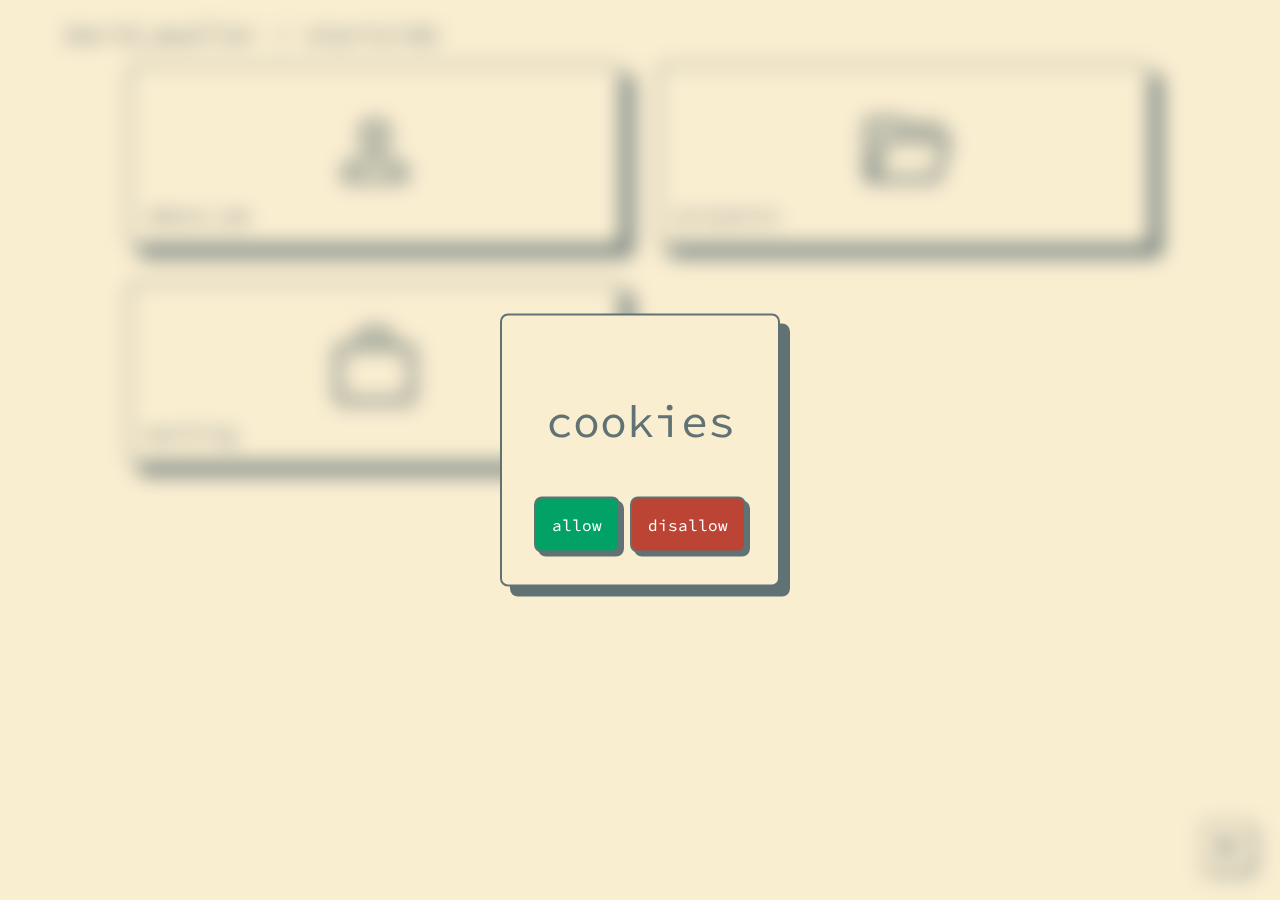
<file: index.html>
<!DOCTYPE html>
<html>

<head>
    <title>david_mueller portfolio - startside</title>
    <meta name="viewport" content="width=device-width, initial-scale=1.0">
    <link rel="stylesheet" href="./assets/styles/style.css">
    <link rel="stylesheet" href="./cursor/cursor.css" type="text/css">
    <link rel="stylesheet" href="https://fonts.googleapis.com/css?family=Source+Code+Pro:monospace">
    <link rel="stylesheet"
        href="https://fonts.googleapis.com/css2?family=Material+Symbols+Outlined:opsz,wght,FILL,GRAD@24,400,0,0" />
</head>

<body class="no-overflow-y">
    <div class="title-bar">
        <p class="title">david_mueller / startside</p>
    </div>
    <div class="main">
        <div class="btn-grid">
            <a class="grid-item btn br-8" href="./pages/aboutme.html">
                <span class="material-symbols-outlined">
                    person
                </span>
                <p>about_me</p>
            </a>
            <a class="grid-item btn br-8" href="./pages/projects/projects.html">
                <span class="material-symbols-outlined">
                    folder_open
                </span>
                <p>projects</p>
            </a>
            <a class="grid-item btn br-8" href="./pages/working.html">
                <span class="material-symbols-outlined">
                    work
                </span>
                <p>working</p>
            </a>
        </div>
    </div>
    <div id="plane"></div>
    <div id="cookiesChoice" class="modal br-8 p-5">
        <p>cookies</p>
        <div class="btn-group">
            <a class="btn-sm br-8 btn-accept" onclick="acceptCookies(true);">allow</a>
            <a class="btn-sm br-8 btn-decline" onclick="acceptCookies(false);">disallow</a>
        </div>
    </div>

    <a id="switch-theme" onclick="switchTheme();">
        <span class="material-symbols-outlined">
            contrast
        </span>
    </a>

    <script src="/assets/js/main.js"></script>
</body>

</html>
</file>
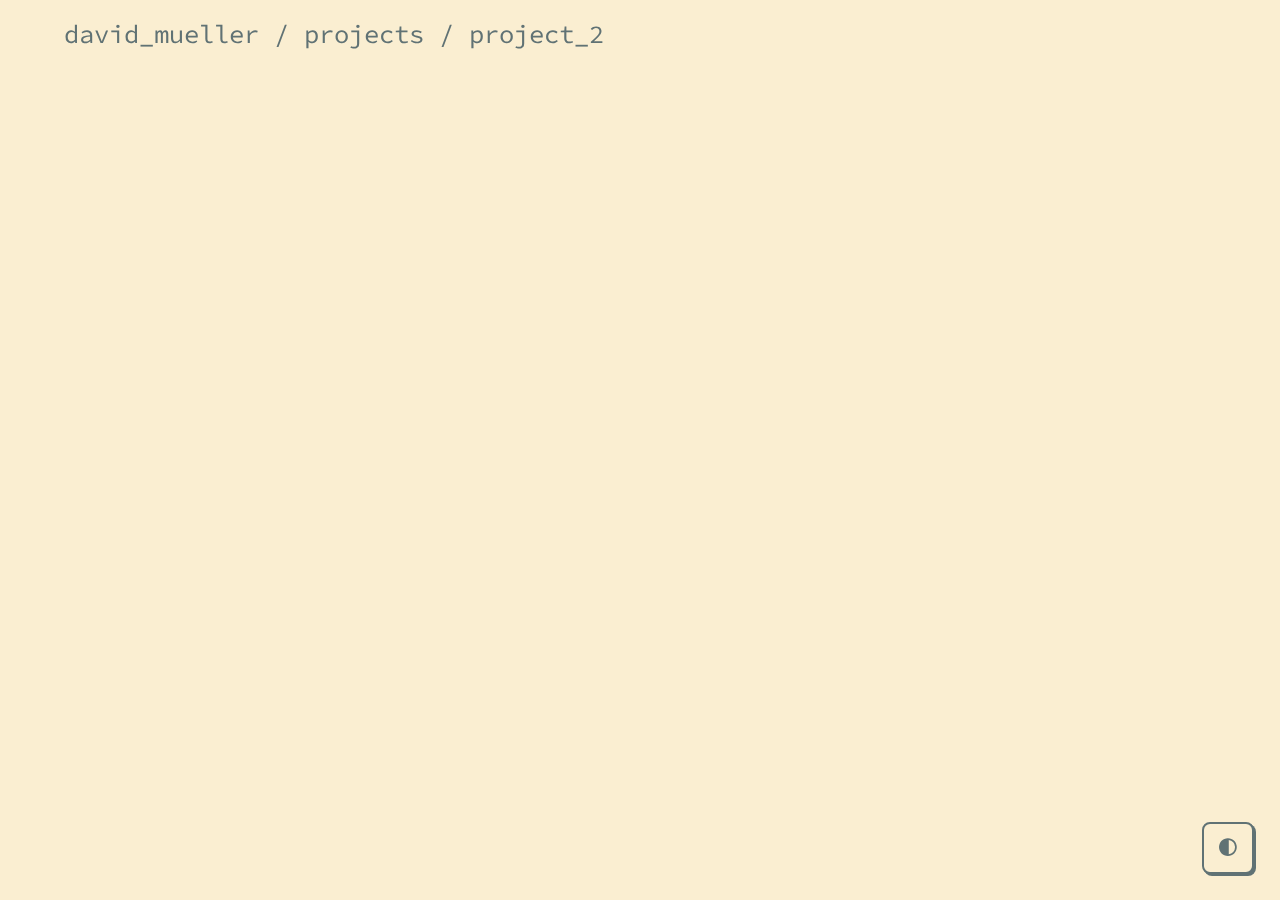
<file: pages/projects/projectdetail/project_2/index.html>
<!DOCTYPE html>
<html>

<head>
    <title>david_mueller portfolio - project_2</title>
    <meta name="viewport" content="width=device-width, initial-scale=1.0">
    <link rel="stylesheet" href="/assets/styles/style.css">
    <link rel="stylesheet" href="https://fonts.googleapis.com/css?family=Source+Code+Pro:monospace">
    <link rel="stylesheet"
        href="https://fonts.googleapis.com/css2?family=Material+Symbols+Outlined:opsz,wght,FILL,GRAD@24,400,0,0" />
</head>

<body>
    <div class="title-bar">
        <p class="title"><a href="/index.html">david_mueller</a> / <a href="/pages/projects/projects.html">projects</a> / project_2</p>
    </div>
    <div class="main">

    </div>

        <a id="switch-theme" onclick="switchTheme();">
        <span class="material-symbols-outlined">
contrast
</span>
    </a>
    <script src="/assets/js/main.js"></script>
</body>

</html>
</file>
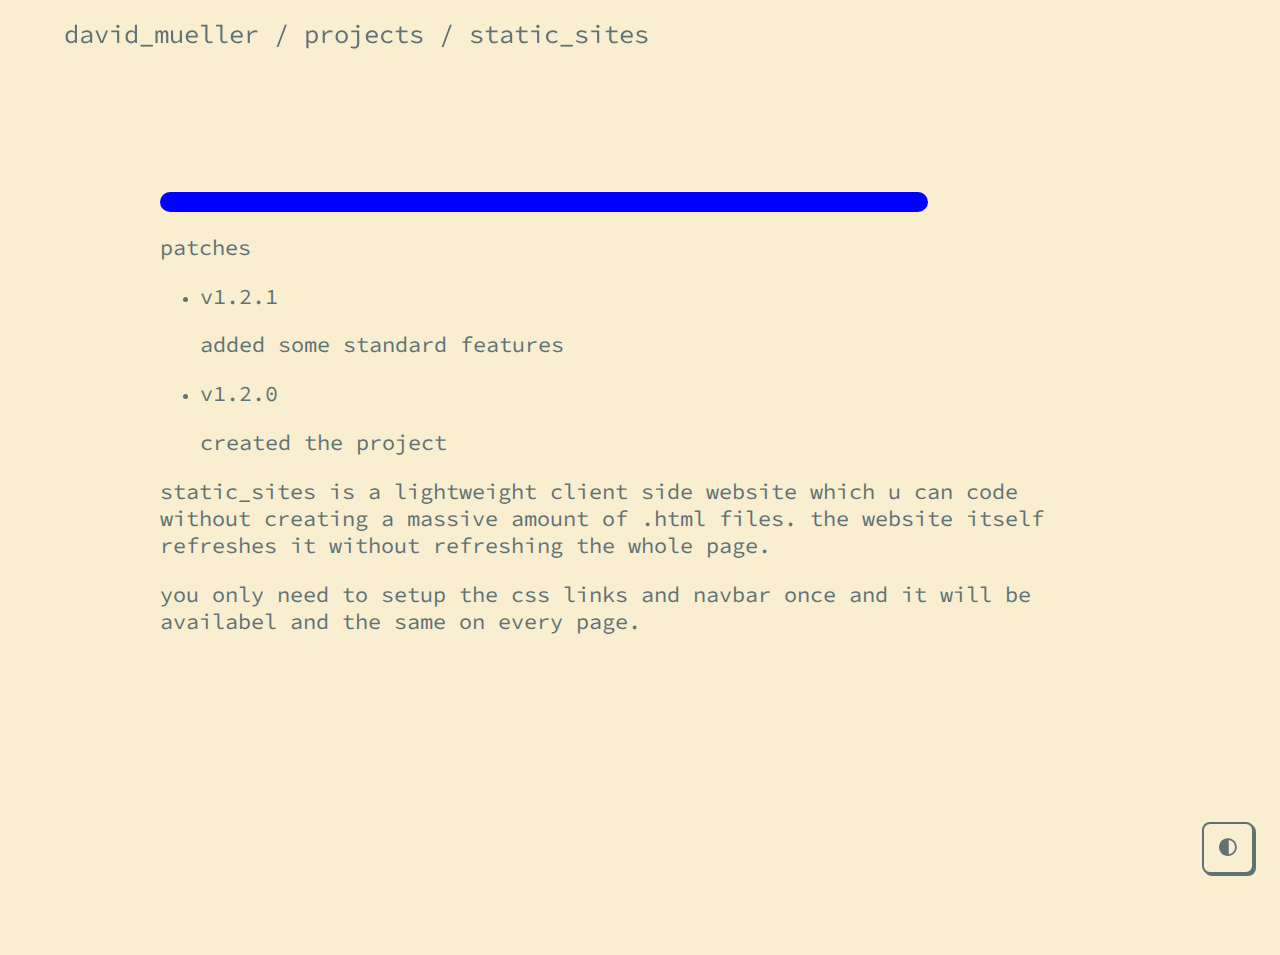
<file: pages/projects/projectdetail/static_sites/index.html>
<!DOCTYPE html>
<html>

<head>
    <title>david_mueller portfolio - static_sites</title>
    <meta name="viewport" content="width=device-width, initial-scale=1.0">
    <link rel="stylesheet" href="/assets/styles/style.css">
    <link rel="stylesheet" href="https://fonts.googleapis.com/css?family=Source+Code+Pro:monospace">
    <link rel="stylesheet"
        href="https://fonts.googleapis.com/css2?family=Material+Symbols+Outlined:opsz,wght,FILL,GRAD@24,400,0,0" />
</head>

<body>
    <div class="title-bar">
        <p class="title"><a href="/index.html">david_mueller</a> / <a href="/pages/projects/projects.html">projects</a> / static_sites</p>
    </div>
    <div class="documentation-content">
        <div class="code-percentage">
            <div> s</div>
            <div></div>
            <div></div>
        </div>
        <div class="documentation-patches">
            <p>patches</p>
            <ul>
                <li class="patch">
                    <p class="patch-title">v1.2.1</p>
                    <p class="patch-desc">
                        added some standard features
                    </p>
                </li>
                <li class="patch">
                    <p class="patch-title">v1.2.0</p>
                    <p class="patch-desc">
                        created the project
                    </p>
                </li>
            </ul>
        </div>
        <p>static_sites is a lightweight client side website which u can code without creating a massive amount of .html files. the website itself refreshes it without refreshing the whole page.</p>
        <p>you only need to setup the css links and navbar once and it will be availabel and the same on every page.</p>
    </div>

        <a id="switch-theme" onclick="switchTheme();">
        <span class="material-symbols-outlined">
contrast
</span>
    </a>
    <script src="/assets/js/main.js"></script>
</body>

</html>
</file>
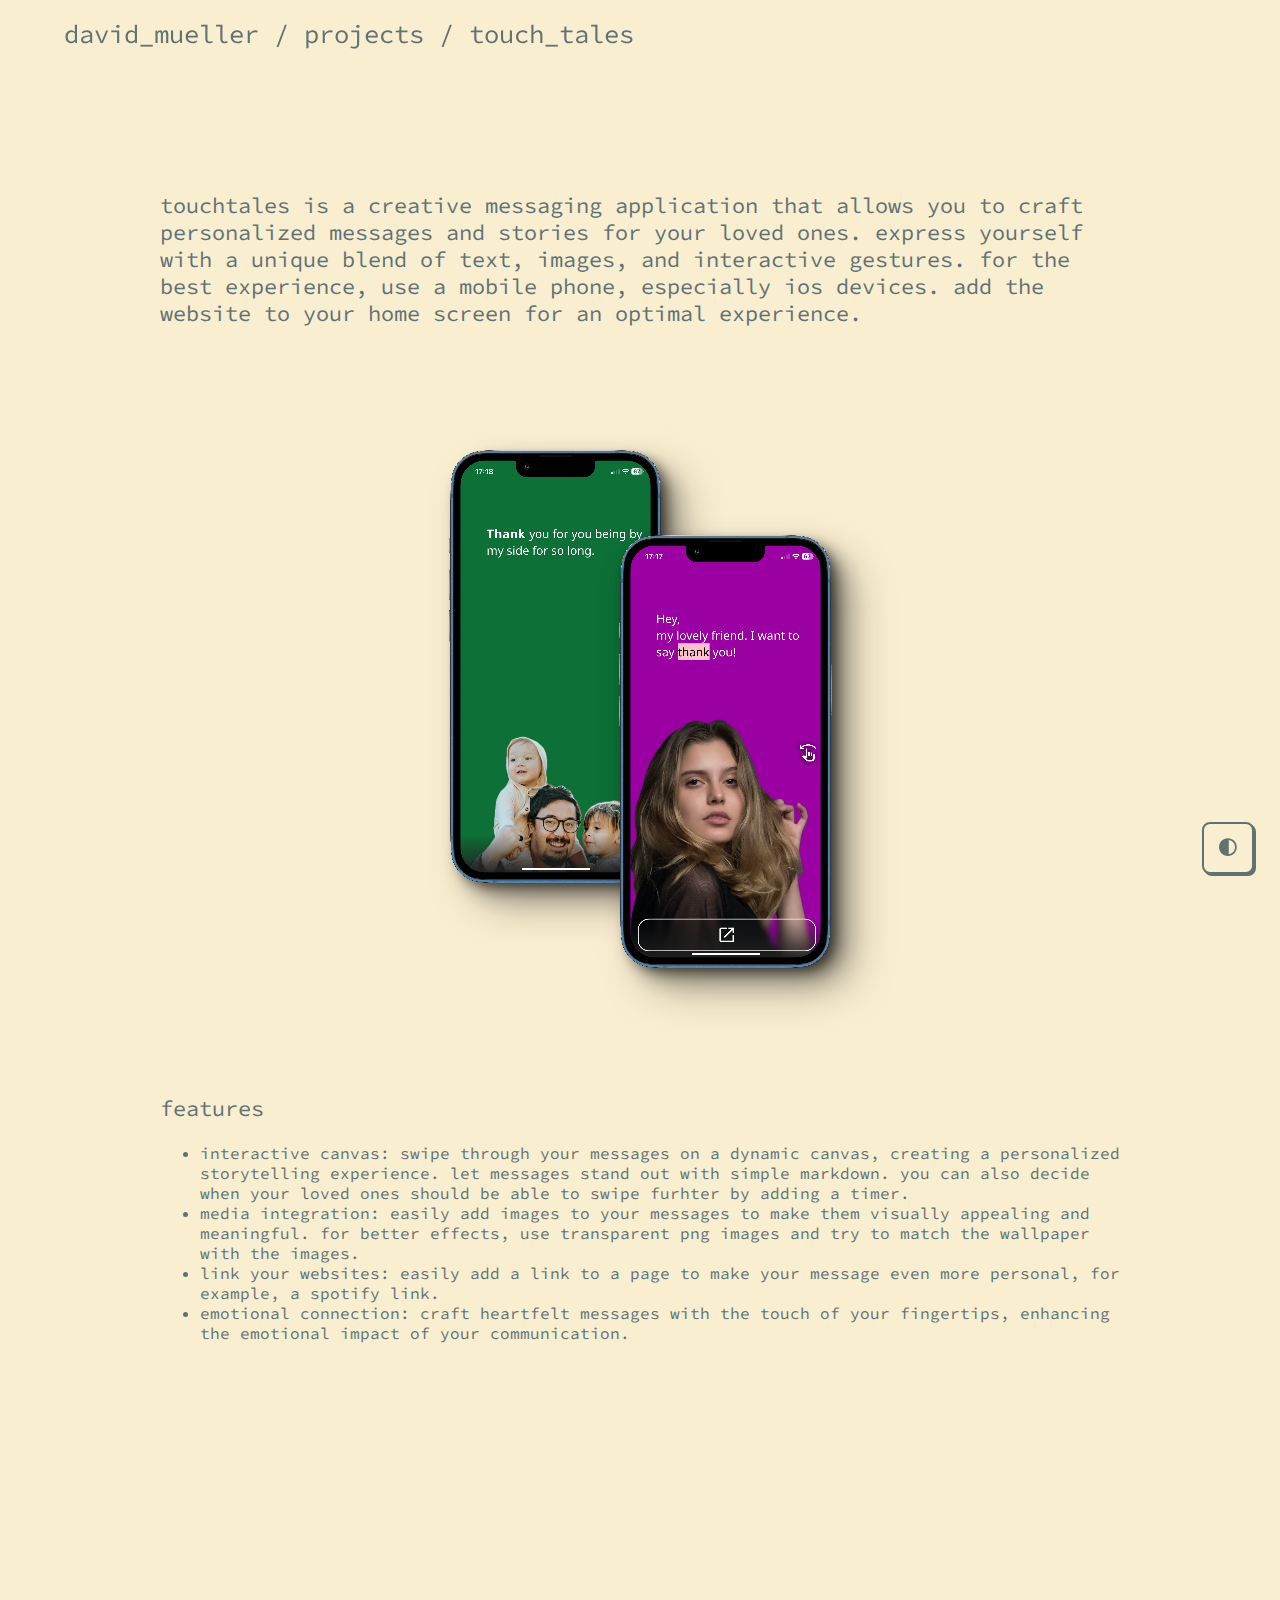
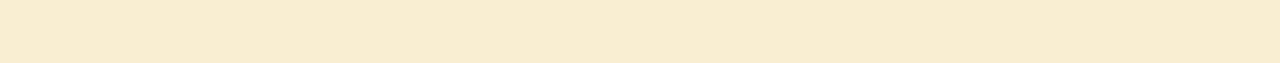
<file: pages/projects/projectdetail/touch_tales/index.html>
<!DOCTYPE html>
<html>

<head>
    <title>david_mueller portfolio - touch_tales</title>
    <meta name="viewport" content="width=device-width, initial-scale=1.0">
    <link rel="stylesheet" href="/assets/styles/style.css">
    <link rel="stylesheet" href="https://fonts.googleapis.com/css?family=Source+Code+Pro:monospace">
    <link rel="stylesheet"
        href="https://fonts.googleapis.com/css2?family=Material+Symbols+Outlined:opsz,wght,FILL,GRAD@24,400,0,0" />
</head>

<body>
    <div class="title-bar">
        <p class="title"><a href="/index.html">david_mueller</a> / <a href="/pages/projects/projects.html">projects</a> / touch_tales</p>
    </div>
    <div class="documentation-content">
        <p>touchtales is a creative messaging application that allows you to craft personalized messages and stories for your loved ones. express yourself with a unique blend of text, images, and interactive gestures. for the best experience, use a mobile phone, especially ios devices. add the website to your home screen for an optimal experience.</p>
        <img src="./images/shot1.png">
        <p>features</p>
        <ul>
            <li>interactive canvas: swipe through your messages on a dynamic canvas, creating a personalized storytelling experience. let messages stand out with simple markdown. you can also decide when your loved ones should be able to swipe furhter by adding a timer.</li>
            <li>media integration: easily add images to your messages to make them visually appealing and meaningful. for better effects, use transparent png images and try to match the wallpaper with the images.</li>
            <li>link your websites: easily add a link to a page to make your message even more personal, for example, a spotify link.</li>
            <li>emotional connection: craft heartfelt messages with the touch of your fingertips, enhancing the emotional impact of your communication.</li>
        </ul>
    </div>

        <a id="switch-theme" onclick="switchTheme();">
        <span class="material-symbols-outlined">
contrast
</span>
    </a>
    <script src="/assets/js/main.js"></script>
</body>

</html>
</file>
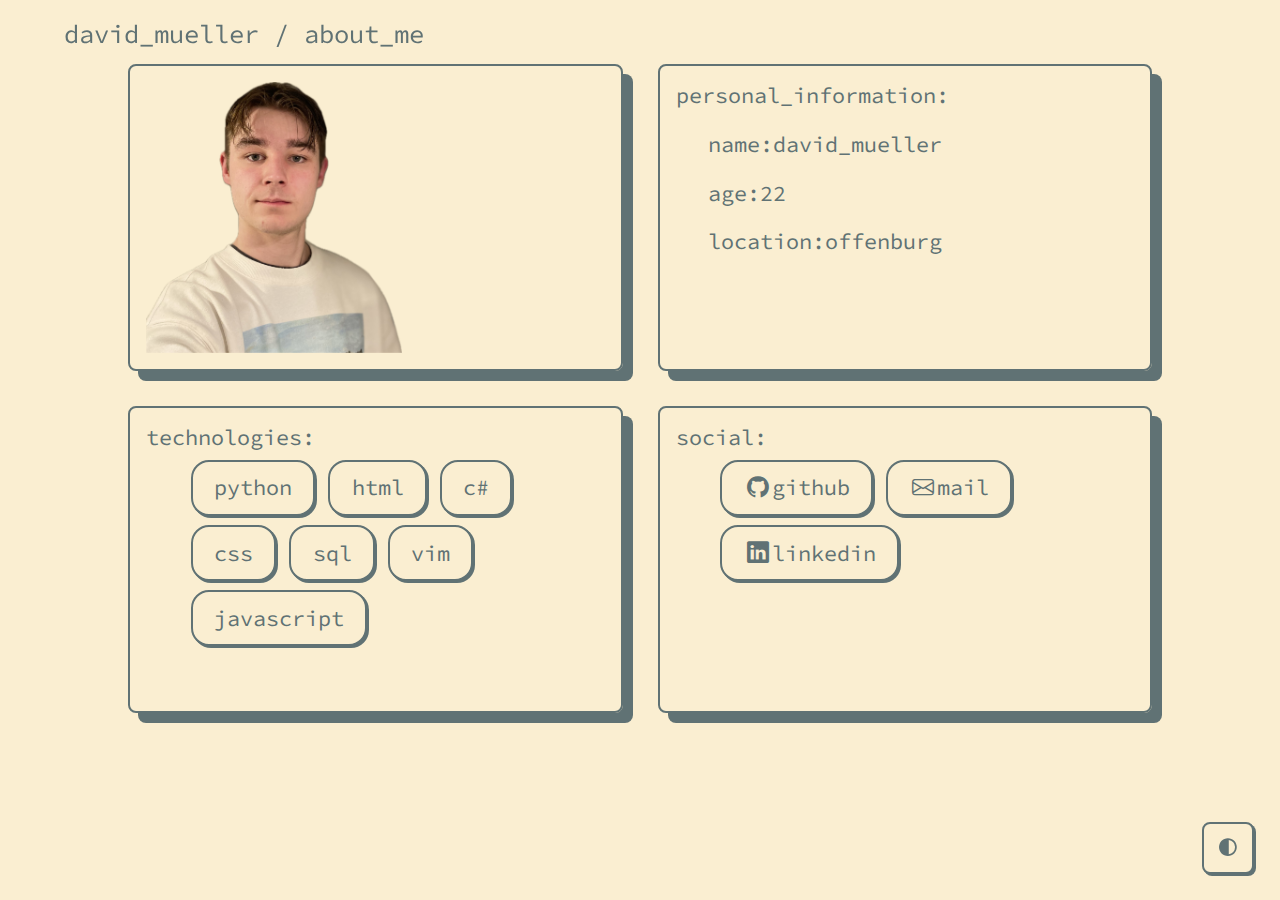
<file: pages/aboutme.html>
<!DOCTYPE html>
<html>

<head>
    <title>david_mueller portfolio - about_me</title>
    <meta name="viewport" content="width=device-width, initial-scale=1.0">
    <link rel="stylesheet" href="/assets/styles/style.css">
    <link rel="stylesheet" href="/assets/styles/style.css">
    <link rel="stylesheet" href="https://fonts.googleapis.com/css?family=Source+Code+Pro:monospace">
    <link rel="stylesheet"
        href="https://fonts.googleapis.com/css2?family=Material+Symbols+Outlined:opsz,wght,FILL,GRAD@24,400,0,0" />
    <link rel="stylesheet" href="https://cdn.jsdelivr.net/npm/bootstrap-icons@1.11.3/font/bootstrap-icons.min.css">
</head>

<body>
    <div class="title-bar">
        <p class="title"><a href="/index.html" class="route-link">david_mueller</a> / about_me</p>
    </div>
    <div class="main">
        <ul class="btn-grid">
            <li class="grid-item info-field br-8">
                <img src="/assets/img/profilepic.png" class="profile-img">
            </li>
            <li class="grid-item info-field br-8">
                <p class="grid-title">personal_<wbr>information:</p>
                <div class="grid-item-content">
                    <p>name:<wbr>david_mueller</p>
                    <p id="age"></p>
                    <p>location:<wbr>offenburg</p>
                </div>

            </li>
            <li class="grid-item info-field br-8">
                <p class="grid-title">technologies:</p>
                <div class="grid-item-content">
                    <ul class="tag-list">
                        <li class="tag">python</li>
                        <li class="tag">html</li>
                        <li class="tag">c#</li>
                        <li class="tag">css</li>
                        <li class="tag">sql</li>
                        <li class="tag">vim</li>
                        <li class="tag">javascript</li>
                    </ul>

                </div>
            </li>
            <li class="grid-item info-field br-8">
                <p class="grid-title">social:</p>
                <div class="grid-item-content">
                    <ul class="tag-list">
                        <li class="tag"><i class="bi bi-github"></i> <a href="https://github.com/PanDav1d"
                                target="_blank">github</a></li>
                        <li class="tag" onclick="triggerAlert('copied to clipboard','content_copy','var(--accept)');"><i id="mail" class="bi bi-envelope"></i>
                                <a>mail</a></li>
                        <li class="tag"><i class="bi bi-linkedin"></i> <a
                                href="https://www.linkedin.com/in/davidmueller1714/" target="_blank">linkedin</a></li>
                    </ul>
                </div>

            </li>

        </ul>

        <div id="alert">
            <span class="material-symbols-outlined">info</span>
            <p>Copied to clipboard</p>
        </div>

    </div>

    <a id="switch-theme" onclick="switchTheme();">
        <span class="material-symbols-outlined">
            contrast
        </span>
    </a>
    <script src="/assets/js/main.js"></script>
    <script>
        const birthdate = new Date("2003-08-30");
        const currDate = new Date();
        document.getElementById("age").innerHTML = "age:";
        if (currDate.getMonth() > birthdate.getMonth() && currDate.getDay() < birthdate.getDay()) {
            document.getElementById("age").innerHTML += currDate.getFullYear() - birthdate.getFullYear();
        } else if (currDate.getDay() > birthdate.getDay()) {
            document.getElementById("age").innerHTML += currDate.getFullYear() - birthdate.getFullYear();
        }
        else {
            document.getElementById("age").innerHTML += currDate.getFullYear() - birthdate.getFullYear() - 1;
        }

    </script>
</body>

</html>
</file>
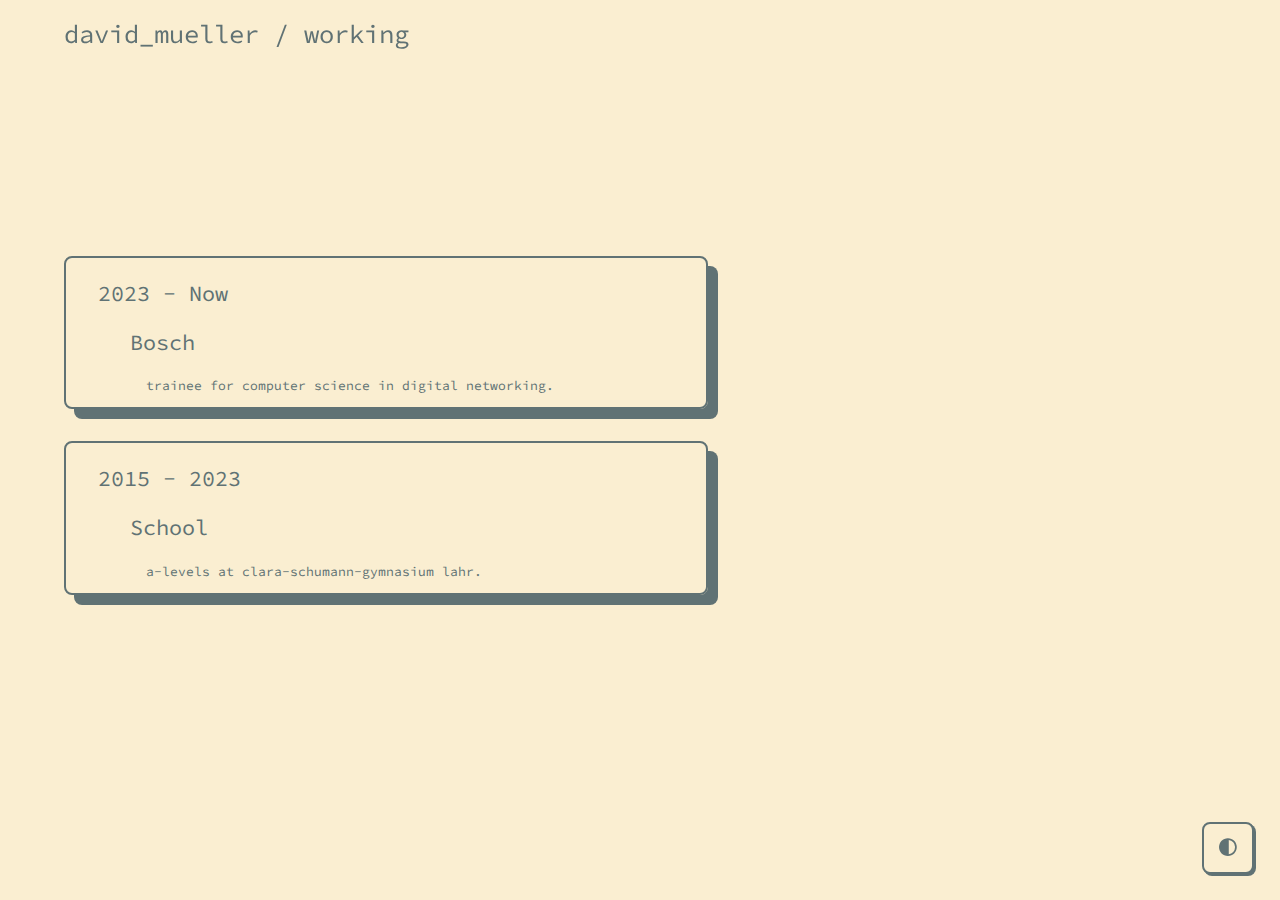
<file: pages/working.html>
<!DOCTYPE html>
<html>

<head>
    <title>david_mueller portfolio - working</title>
    <meta name="viewport" content="width=device-width, initial-scale=1.0">
    <link rel="stylesheet" href="/assets/styles/style.css">
    <link rel="stylesheet" href="https://fonts.googleapis.com/css?family=Source+Code+Pro:monospace">
    <link rel="stylesheet"
        href="https://fonts.googleapis.com/css2?family=Material+Symbols+Outlined:opsz,wght,FILL,GRAD@24,400,0,0" />
</head>

<body class="no-overflow-y">
    <div class="title-bar">
        <p class="title"><a href="/index.html">david_mueller</a> / working</p>
    </div>
    <div class="main">
        <ul class="working-list">
            <li class="working-item">
                <p class="working-duration">2023 - Now</p>
                <p class="working-title">Bosch</p>
                <p class="working-description">trainee for computer science in digital networking.</p>
            </li>
            <li class="working-item">
                <p class="working-duration">2015 - 2023</p>
                <p class="working-title">School</p>
                <p class="working-description">a-levels at clara-schumann-gymnasium lahr.</p>
            </li>
        </ul>
    </div>

        <a id="switch-theme" onclick="switchTheme();">
        <span class="material-symbols-outlined">
contrast
</span>
    </a>
    <script src="/assets/js/main.js"></script>
</body>

</html>
</file>
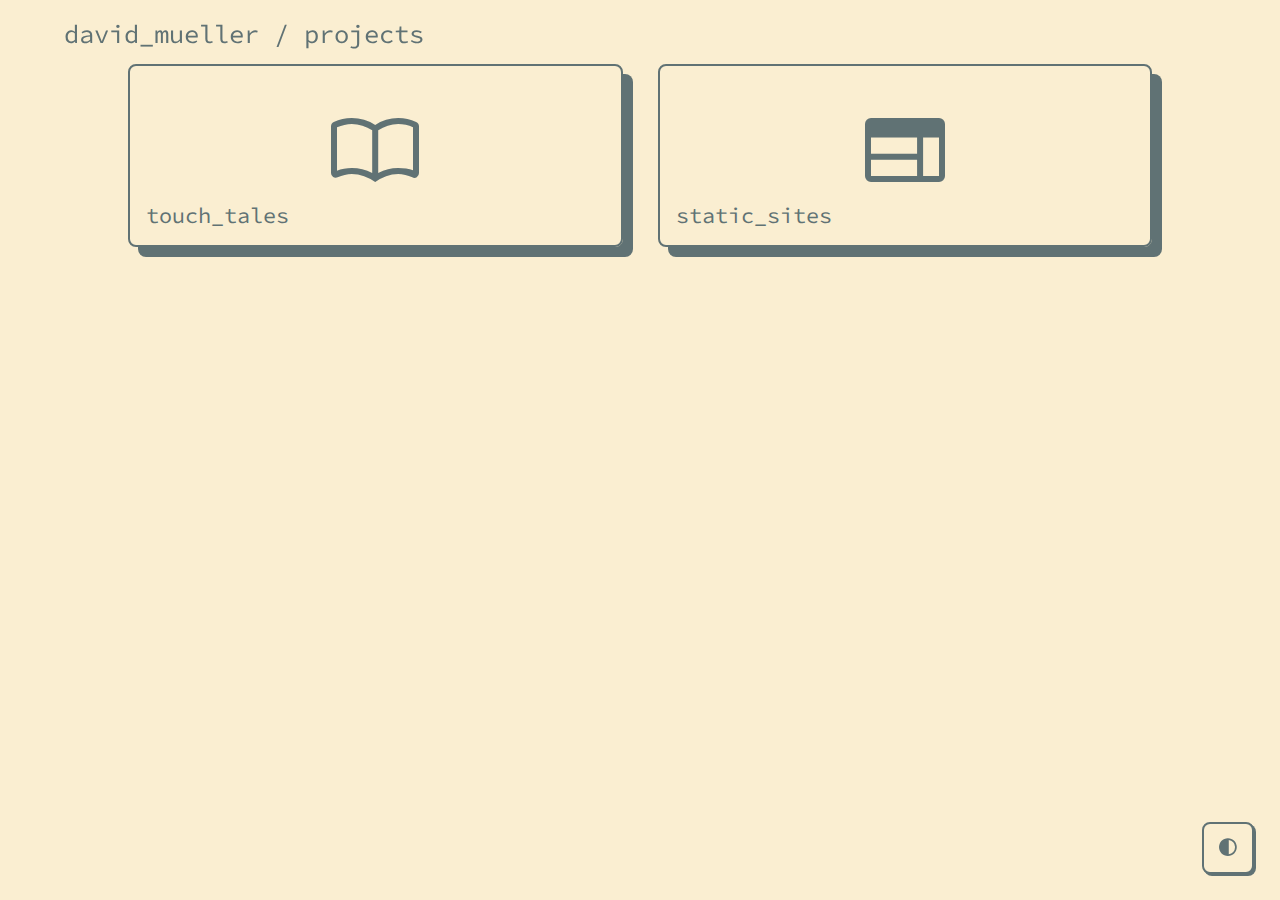
<file: pages/projects/projects.html>
<!DOCTYPE html>
<html>

<head>
    <title>david_mueller portfolio - projects</title>
    <meta name="viewport" content="width=device-width, initial-scale=1.0">
    <link rel="stylesheet" href="/assets/styles/style.css">
    <link rel="stylesheet" href="https://fonts.googleapis.com/css?family=Source+Code+Pro:monospace">
    <link rel="stylesheet"
        href="https://fonts.googleapis.com/css2?family=Material+Symbols+Outlined:opsz,wght,FILL,GRAD@24,400,0,0" />
</head>

<body>
    <div class="title-bar">
        <p class="title"><a href="/index.html">david_mueller</a> / projects</p>
    </div>
    <div class="main">
        <div class="btn-grid">
            <a class="grid-item btn br-8" href="/pages/projects/projectdetail/touch_tales/index.html">
                <span class="material-symbols-outlined">
                    import_contacts
                </span>
                <p>touch_tales</p>
            </a>
            <!--<a class="grid-item" href="/pages/projects/projectdetail/project_2/index.html">
                <span class="material-symbols-outlined">
                    folder_open
                </span>
                <p>project_2</p>
            </a>-->
            <a class="grid-item btn br-8" href="/pages/projects/projectdetail/static_sites/index.html">
                <span class="material-symbols-outlined">
                    web
                    </span>
                <p>static_sites</p>
            </a>
        </div>
    </div>

    <a id="switch-theme" onclick="switchTheme();">
        <span class="material-symbols-outlined">
            contrast
        </span>
    </a>
    <script src="/assets/js/main.js"></script>
</body>

</html>
</file>
<file: assets/styles/style.css>
:root{
    --bg-color: white;
    --text-color: #dbdbdb;
    --font-family: "Source Code Pro", monospace;
    --title-font-size: 2vw;
    --text-font-size: calc(1dvw + 1dvh);

    --accept: #02a267;
    --decline: #bb4434;
}

html, body{
    padding: 0;
    margin: 0;
    cursor: url("/assets/ico/cursor.cur");
    scroll-behavior: smooth;
}

body {
  --sb-track-color: var(--bg-color);
  --sb-thumb-color: var(--text-color);
  --sb-size: 5px;

  scrollbar-color: var(--sb-thumb-color) 
                   var(--sb-track-color);


    
}

body::-webkit-scrollbar {
  width: var(--sb-size) 
}

body::-webkit-scrollbar-track {
  background: var(--sb-track-color);
  border-radius: 4px;
}

body::-webkit-scrollbar-thumb {
  background: var(--sb-thumb-color);
  border-radius: 4px;
  }

::selection{
    background-color: var(--text-color);
    color: var(--bg-color);
}
html{
    background-color: var(--bg-color);
    color: var(--text-color);
    font-family: var(--font-family);
}
.title{
    margin-top: 2vh;
    padding-left: 5dvw;
    font-size: var(--title-font-size);
    position: fixed;
    top: 0;
}
.title-bar{
    margin: 0;
    padding: 0;
}

#nav-fade{
    background-color: blue;
    position: absolute;
    top: 0;
    left: 0;
    width: 100%;
    height: 20px;
}

p{
    font-size: var(--text-font-size);
}
a{
    text-decoration: none;
    color: var(--text-color);
}


/*
    some standard classes to work with
*/
.btn-group{
    display: flex;
    gap: 10px;
}
.btn-group{
    justify-content: center;
}
@media screen and (max-width: 800px) {
    .btn-group{
        flex-direction: column;
    }
}

.info-field{
    border: solid 2px;
    box-shadow: 10px 10px 0px 0px var(--text-color);
    -webkit-box-shadow: 10px 10px 0px 0px var(--text-color);
    -moz-box-shadow: 10px 10px 0px 0px var(--text-color);
    height: fit;
    padding: 1rem;
}

.btn{
    border: solid 2px;
    box-shadow: 10px 10px 0px 0px var(--text-color);
    -webkit-box-shadow: 10px 10px 0px 0px var(--text-color);
    -moz-box-shadow: 10px 10px 0px 0px var(--text-color);
    height: fit;
    padding: 1rem;
    transition: 0.3s cubic-bezier(.68,-0.55,.27,1.55);
}
.btn:hover{
    transform: translateX(5px) translateY(5px);
    -webkit-transform: translateX(5px) translateY(5px);
    -ms-transform: translateX(5px) translateY(5px);
    box-shadow: 5px 5px 0px 0px var(--text-color);
    -webkit-box-shadow: 5px 5px 0px 0px var(--text-color);
    -moz-box-shadow: 5px 5px 0px 0px var(--text-color);
    cursor:pointer;
}
.btn:active{
    transform: translateX(10px) translateY(10px);
    -ms-transform: translateX(10px) translateY(10px);
    -webkit-transform: translateX(10px) translateY(10px);
    box-shadow: 0px 0px 0px 0px var(--text-color);
    -webkit-box-shadow: 0px 0px 0px 0px var(--text-color);
    -moz-box-shadow: 0px 0px 0px 0px var(--text-color);
    cursor:pointer;
}

.btn-sm{
    border: solid 2px;
    box-shadow: 4px 4px 0px 0px var(--text-color);
    -webkit-box-shadow: 4px 4px 0px 0px var(--text-color);
    -moz-box-shadow: 4px 4px 0px 0px var(--text-color);
    height: fit;
    padding: 1rem;
    transition: 0.3s cubic-bezier(.68,-0.55,.27,1.55);
}

.btn-sm:hover{
    position: relative;
    transform: translateX(2px) translateY(2px);
    box-shadow: 2px 2px 0px 0px var(--text-color);
    -webkit-box-shadow: 2px 2px 0px 0px var(--text-color);
    -moz-box-shadow: 2px 2px 0px 0px var(--text-color);
    cursor:pointer;
}
.btn-sm:active{
    transform: translateX(4px) translateY(4px);
    box-shadow: 0px 0px 0px 0px var(--text-color);
    -webkit-box-shadow: 0px 0px 0px 0px var(--text-color);
    -moz-box-shadow: 0px 0px 0px 0px var(--text-color);
    cursor:pointer;
}

.btn-accept{
    background-color: var(--accept);
    color: white;
    border-color: var(--text-color);
}
.btn-decline{
    background-color: var(--decline);
    color: white;
    border-color: var(--text-color);
}

.modal{
    border: solid 2px;
    box-shadow: 10px 10px 0px 0px var(--text-color);
    -webkit-box-shadow: 10px 10px 0px 0px var(--text-color);
    -moz-box-shadow: 10px 10px 0px 0px var(--text-color);
    height: fit;
    padding: 1rem;
    transition: 0.3s cubic-bezier(.68,-0.55,.27,1.55);
}

@media screen and (max-width: 800px) {
    .modal{
        width: calc(100% - 8rem);
    }
}

.br-8{
    border-radius: 8px;
}

.p-5{
    padding: 2rem;
}

.no-overflow-y{
    overflow-x: hidden;
}

#switch-theme{
    background-color: var(--bg-color);
    cursor:pointer;
    z-index: 100;
    position: fixed;
    bottom: 2vw;
    right: 2vw;
    width: 3rem;
    text-align: center;
    aspect-ratio: 1/1;
    border: solid 2px;
    border-radius: 8px;
    box-shadow: 2px 2px 0px 0px var(--text-color);
    -webkit-box-shadow: 2px 2px 0px 0px var(--text-color);
    -moz-box-shadow: 2px 2px 0px 0px var(--text-color);
    transition: 0.3s cubic-bezier(.68,-0.55,.27,1.55);
}
#switch-theme>span{
    font-size: var(--text-font-size);
    top: 50%;
    transform: translate(-50%,-50%);
    position: absolute;
}
#switch-theme:hover{
    transform: translateX(1px) translateY(1px);
    box-shadow: 1px 1px 0px 0px var(--text-color);
    -webkit-box-shadow: 1px 1px 0px 0px var(--text-color);
    -moz-box-shadow: 1px 1px 0px 0px var(--text-color);
}
#switch-theme>span{
    color: var(--text-color);
    font-size: var(--text-font-size);
}

/* Setting up the button grid */
.btn-grid{
    margin-top: 15%;
    display: grid;
    grid-template-columns: repeat(2, 1fr);
    grid-template-rows: repeat(2, 1fr);
    grid-column-gap: 35px;
    grid-row-gap: 35px;
    padding: 5%;
}
.grid-item{
    display: block;
    max-height: 46vh;
    overflow-y: scroll;
}
.grid-item:has(.profile-img){
    overflow-y: hidden;
} 

.grid-item>span{
    text-align: center;
    font-size: 6rem;
    height: 60%;
    margin: 20px 0 0 0;
    width: 100%;
}
.grid-item>p{
    margin: 0;
    width: 100%;
}

.grid-item-content{
    margin-left: 2rem;
}

.tag-list{
    display: flex;
    flex-wrap: wrap;
    list-style: none;
    padding-left: 0;
}
.tag{
    background-color: var(--bg-color);
    display: flex;
    cursor: pointer;
    margin: 2% 0 0 3%;
    padding: 3% 5%;
    border: solid 2px;
    border-radius: 18px;
    box-shadow: 2px 2px 0px 0px var(--text-color);
    -webkit-box-shadow: 2px 2px 0px 0px var(--text-color);
    -moz-box-shadow: 2px 2px 0px 0px var(--text-color);
    transition: 0.3s cubic-bezier(.68,-0.55,.27,1.55);
    font-size: var(--text-font-size);
}
.tag>*{
    margin-left: 3px;
}
.tag:hover{
    transform: translateX(1px) translateY(1px);
    box-shadow: 1px 1px 0px 0px var(--text-color);
    -webkit-box-shadow: 1px 1px 0px 0px var(--text-color);
    -moz-box-shadow: 1px 1px 0px 0px var(--text-color);
    cursor:pointer;
}
.tag:active{
    transform: translateX(2px) translateY(2px);
    box-shadow: 0px 0px 0px 0px var(--text-color);
    -webkit-box-shadow: 0px 0px 0px 0px var(--text-color);
    -moz-box-shadow: 0px 0px 0px 0px var(--text-color);
    cursor:pointer;
}


.working-list{
    margin-top: 15%;
    padding: 5%;
    width: 100%;
    list-style: none;
}
.working-item{
    margin: 0 0 2rem 0;
    border: solid 2px;
    border-radius: 8px;
    box-shadow: 10px 10px 0px 0px var(--text-color);
    -webkit-box-shadow: 10px 10px 0px 0px var(--text-color);
    -moz-box-shadow: 10px 10px 0px 0px var(--text-color);
    max-width: 50%;
    transition: 0.3s cubic-bezier(.68,-0.55,.27,1.55);
}
.working-duration{
    margin-left: 2rem;
}
.working-title{
    margin-left: 4rem;
}
.working-description{
    margin-left: 5rem;
    margin-right: 1rem;
    font-size: small;
}

.aboutme-list{
    padding: 5%;
    width: 100%;
    list-style: none;
}
.aboutme-item{
    margin: 0 0 2rem 0;
    padding: 2%;
    border: solid 2px;
    border-radius: 8px;
    box-shadow: 10px 10px 0px 0px var(--text-color);
    -webkit-box-shadow: 10px 10px 0px 0px var(--text-color);
    -moz-box-shadow: 10px 10px 0px 0px var(--text-color);
    max-width: 50%;
    transition: 0.3s cubic-bezier(.68,-0.55,.27,1.55);
}
.aboutme-item:hover{
    transform: translateX(5px) translateY(5px);
    box-shadow: 5px 5px 0px 0px var(--text-color);
    -webkit-box-shadow: 5px 5px 0px 0px var(--text-color);
    -moz-box-shadow: 5px 5px 0px 0px var(--text-color);
    cursor:pointer;
}

.documentation-content{
    width: calc(100% - 20rem);
    margin:15% 10rem 20rem 10rem;
}
.documentation-content > img{
    width: 100%;
    height: auto;
}

#cookiesChoice{
    opacity: 0;
    pointer-events: none;
    position: fixed;
    z-index: 120;
    top: 50%;
    left: 50%;
    transform: translateX(-50%) translateY(-50%);
    text-align: center;
    background-color: var(--bg-color);
    transition: 0.4s cubic-bezier(0.075, 0.82, 0.165, 1);
}
#cookiesChoice>p{
    font-size: 5vh;
    margin-bottom: 3rem;
}
#plane{
    pointer-events: none;
    opacity: 0;
    position: fixed;
    top: 0;
    z-index: 110;
    width: 100%;
    height: 100%;
    backdrop-filter: blur(10px);
    -webkit-backdrop-filter: blur(10px);
    display: block;
    transition: 0.4s cubic-bezier(0.075, 0.82, 0.165, 1);
}

#alert{
    background-color: var(--accept);
    color: var(--text-color);
    z-index: 100;
    position: fixed;
    border: solid 2px black;
    border-radius: 55px;
    bottom: 0;
    left: 50%;
    transform: translateX(-50%) translateY(150px);
    display: flex;
    opacity: 0;
    justify-content: center;
    align-items:center;
    flex-flow: row;
    padding: 1% 10%;
    margin-bottom: 5vh;
    white-space: nowrap;
    border: solid 2px;
    box-shadow: 4px 4px 0px 0px var(--text-color);
    -webkit-box-shadow: 4px 4px 0px 0px var(--text-color);
    -moz-box-shadow: 4px 4px 0px 0px var(--text-color);
    max-width: 50%;
    transition: 0.3s cubic-bezier(.68,-0.55,.27,1.55);
    pointer-events: none;
}
#alert>*{
    margin: 0;
    font-size: var(--text-font-size);
    color: white;
}
#alert>p{
    margin-left: 2px;
}


.profile-img{
    width: 20dvw;
    display:flex;
    overflow-y: hidden;
    align-self: flex-end;
}

.code-percentage{
    width: 100%;
    height: 20px;
    border-radius: 15px;
    background-color: var(--text-color);
}
.code-percentage:nth-child(1){
    color: blue;
    background-color: blue;
    height: 100%;
    width: 80%;
    display: block;
}
.code-percentage:nth-child(2){
    color: yellow;
    background-color: yellow;
    height: 100%;
    width: 100%;
    display: block;
}
.code-percentage:last-child(){
    height:100%;
    width: 100%;
    display: block;
    background-color: var(--text-color);
}



@media screen and (max-width: 800px) {
    :root{
        --title-font-size: 1.2rem;
        --text-font-size: 1rem;
    }
    .btn-grid {
        display: block;
    }

    .grid-item {
       margin: 0 1rem 2rem 1rem;
    }
    .working-list{
        display: block;
        width: 100%;
    }
    .working-item{
        max-width: calc(100% - 10%);
        width: 100%;
    }
    .documentation-content{
        width:  calc(100% - 4rem);
        margin: 5rem 0 0 1rem;
    }
    .profile-img{
        width: 30dvw;
    }
}
@media screen and (min-width: 801px) {
    .btn-grid {
        margin: 0 auto; /* Zentriere das Grid und füge mehr Raum an den Seiten hinzu */
        max-width: 80%; /* Optional: Setze eine maximale Breite für das Grid */
    }
}
</file>
<file: cursor/cursor.css>
body{
    cursor: url(cursor.cur) 5 5 e-resize;
}
</file>
